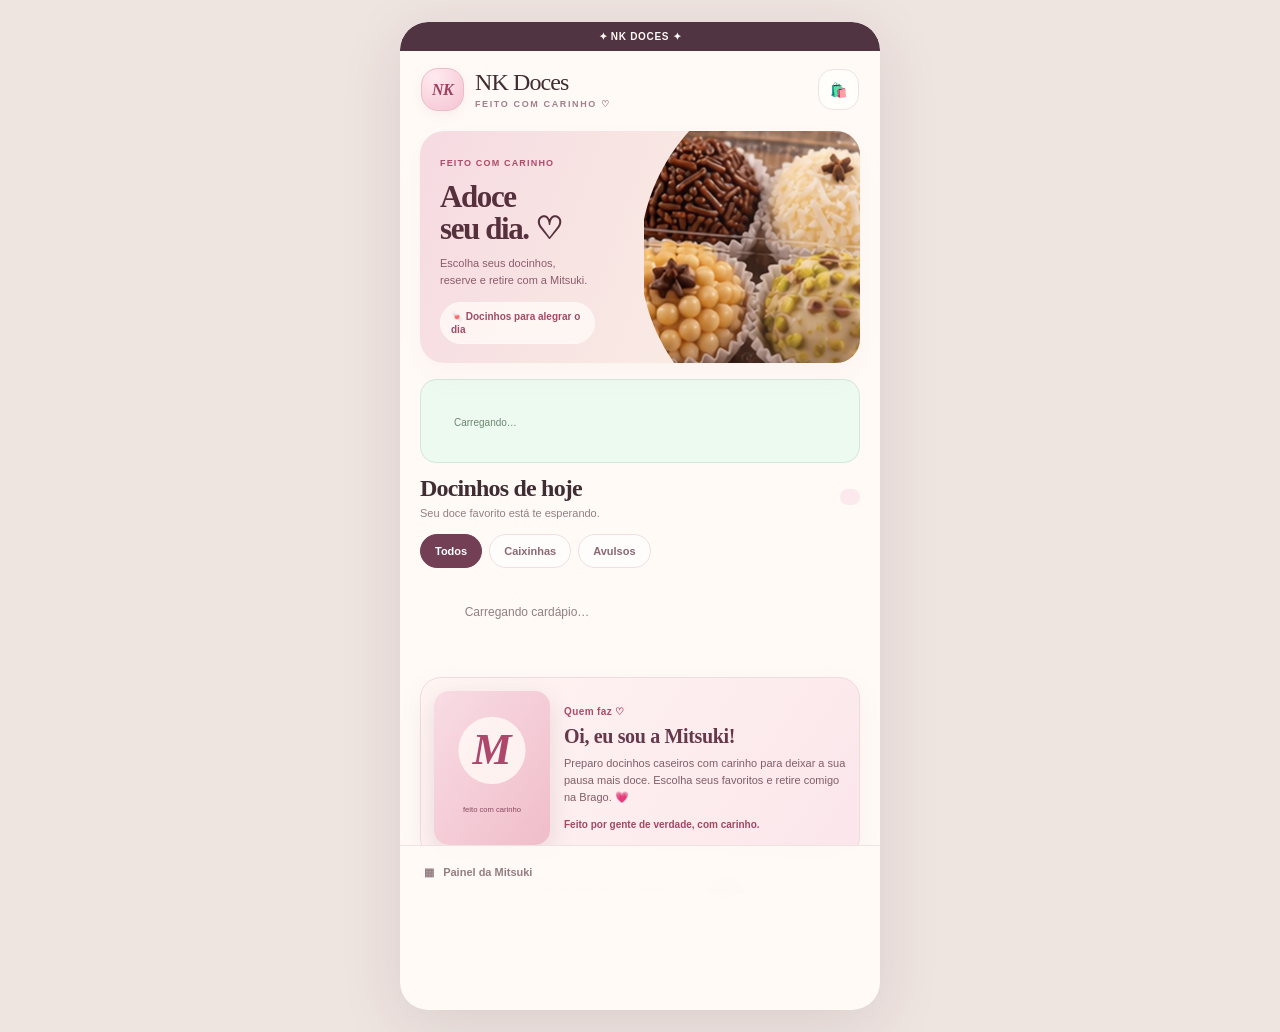
<file: index.html>
<!doctype html>
<html lang="pt-BR">
<head>
<meta charset="utf-8">
<meta name="viewport" content="width=device-width,initial-scale=1,viewport-fit=cover">
<meta name="theme-color" content="#fff9f6">
<meta name="description" content="NK Doces: caixinhas de quatro docinhos, avulsos, reserva e retirada na Brago.">
<title>NK Doces · Lojinha</title>
<link rel="stylesheet" href="css/styles.css">
</head>
<body>
<div class="shell" id="app">
  <div class="demo-strip" id="demo-strip">✦ NK DOCES ✦</div>
  <header class="top">
    <div class="brand"><div class="seal" aria-hidden="true">NK</div><div><div class="brand-name">NK Doces</div><div class="brand-tag">feito com carinho ♡</div></div></div>
    <button class="iconbtn" id="cart-head" aria-label="Abrir carrinho" title="Meu carrinho">🛍️ <span class="cart-dot hidden" id="cart-dot">0</span></button>
  </header>
  <main id="shop-view"><div class="content">
    <section class="hero" aria-label="NK Doces"><div class="hero-copy"><span class="eyebrow">feito com carinho</span><h1>Adoce<br>seu dia. ♡</h1><p>Escolha seus docinhos, reserve e retire com a Mitsuki.</p><span class="hero-stamp">🍬 Docinhos para alegrar o dia</span></div><img class="hero-photo" alt="Imagem ilustrativa de uma caixinha com quatro docinhos" src="assets/img/hero.webp"></section>
    <section class="available" id="store-status"><p class="loading-text">Carregando…</p></section>
    <div class="sect-title"><div><h2>Docinhos de hoje</h2><p>Seu doce favorito está te esperando.</p></div><span class="pill" id="items-pill"></span></div>
    <div class="seg" role="group" aria-label="Filtrar cardápio"><button data-filter="all" class="selected">Todos</button><button data-filter="boxes">Caixinhas</button><button data-filter="single">Avulsos</button></div>
    <section class="products" id="products" aria-label="Cardápio de doces"><p class="loading-text">Carregando cardápio…</p></section>
    <p class="quiet-note" id="quiet-note"></p>
    <section class="maker" aria-labelledby="maker-title">
   <img class="maker-photo" src="assets/img/maker.svg" alt="Identidade visual ilustrativa NK Doces; retrato será incluído após autorização">
   <div class="maker-copy"><span class="maker-eyebrow">Quem faz ♡</span><h2 id="maker-title">Oi, eu sou a Mitsuki!</h2>
   <p>Preparo docinhos caseiros com carinho para deixar a sua pausa mais doce. Escolha seus favoritos e retire comigo na Brago. 💗</p>
   <span class="maker-sign">Feito por gente de verdade, com carinho.</span></div>
  </section>
    <div class="foot-brand">Uma experiência doce criada com ♡ · <b>TaskZap</b></div>
  </div></main>
  <div class="selection-bar hidden" id="selection-bar"><div><strong id="selection-count"></strong><small id="selection-total"></small></div><button id="add-selection">Adicionar ao carrinho →</button></div>
  <div class="basket-bar hidden" id="basket-bar"><div><strong id="basket-count"></strong><small id="basket-total"></small></div><button id="basket-open">Ver carrinho →</button></div>
  <nav class="footer-nav" aria-label="Navegação"><a href="admin/" style="text-decoration:none"><button id="nav-admin">▦ &nbsp; Painel da Mitsuki</button></a></nav>
</div>
<div class="overlay hidden" id="overlay" role="presentation"><div class="sheet" id="sheet" role="dialog" aria-modal="true" aria-label="Detalhes do pedido"></div></div>
<div class="toast hidden" id="toast" role="status" aria-live="polite"></div>
<script type="module" src="js/store.js"></script>
</body>
</html>
</file>
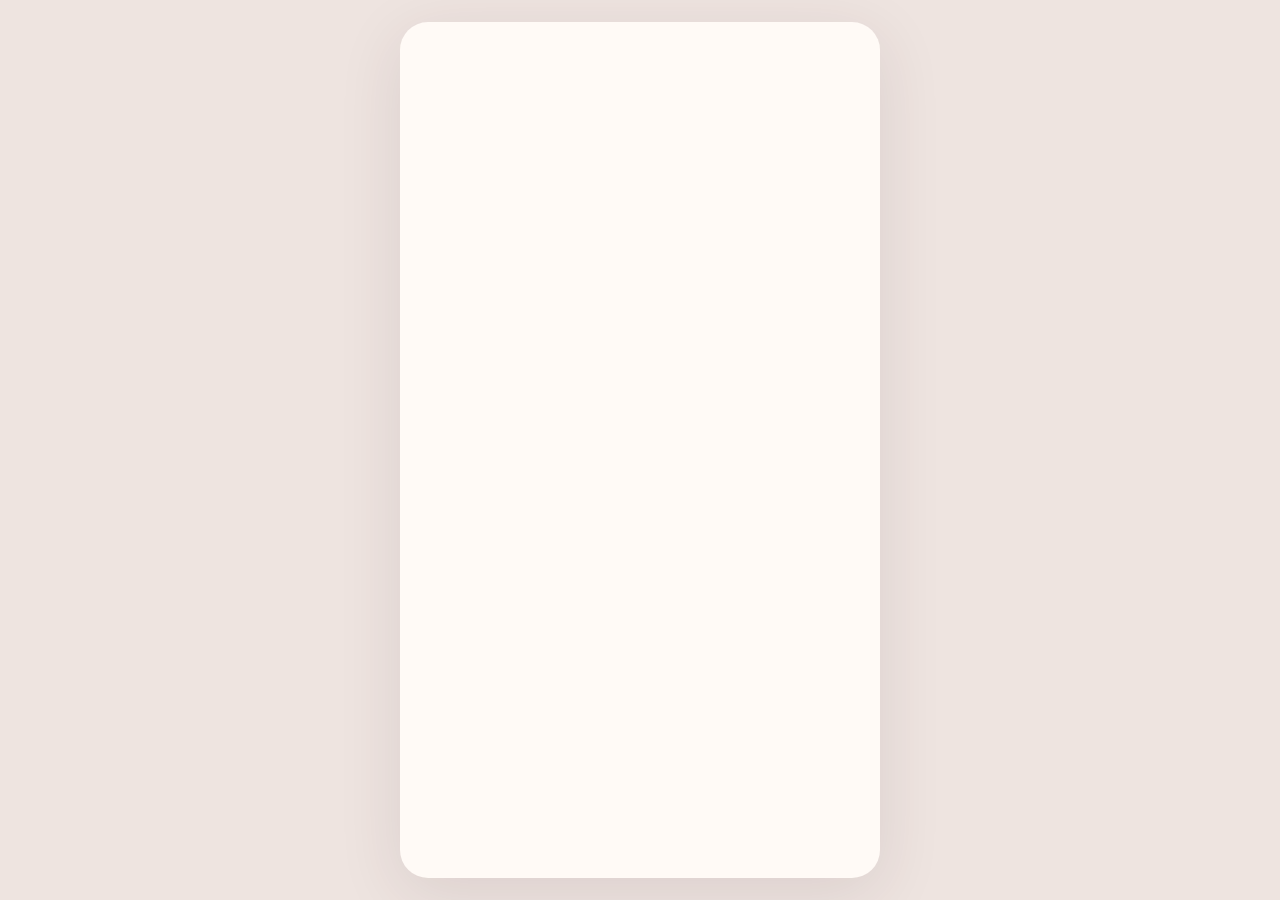
<file: admin/index.html>
<!doctype html>
<html lang="pt-BR">
<head>
<meta charset="utf-8">
<meta name="viewport" content="width=device-width,initial-scale=1,viewport-fit=cover">
<meta name="theme-color" content="#fff9f6">
<meta name="robots" content="noindex,nofollow">
<title>NK Doces · Painel</title>
<link rel="stylesheet" href="../css/styles.css">
</head>
<body>
<div class="shell" id="app">
  <div id="auth-view"></div>
  <div id="admin-view" class="hidden">
    <div class="demo-strip">✦ PAINEL NK DOCES ✦</div>
    <header class="top">
      <div class="brand"><div class="seal" aria-hidden="true">NK</div><div><div class="brand-name">Painel</div><div class="brand-tag">área restrita</div></div></div>
      <button class="iconbtn" id="logout-btn" aria-label="Sair" title="Sair">⎋</button>
    </header>
    <div class="admin-head"><div class="eyebrow">área administrativa</div><h1 id="greeting">Olá! ♡</h1><p>Abra o cardápio, ajuste seu estoque e acompanhe as reservas em um só lugar.</p></div>
    <div class="admin-body">
      <div class="admin-alert">🔒 Acesso restrito à administração da NK Doces.</div>

      <div class="stats stats-3" id="stats"></div>

      <section class="panel"><h2>Publicação da loja</h2><p class="panel-sub" id="publish-caption">Carregando…</p>
        <div class="notice" id="publish-warning">Ativar a publicação faz o cardápio ficar visível publicamente e libera reservas reais. Só ative após confirmar preços, sabores e autorização do retrato com a Mitsuki.</div>
      </section>

      <section class="panel"><div class="panel-top wrap"><div><h2 style="margin:0">Estoque do dia</h2><p class="panel-sub" style="margin:4px 0 0">Cadastre, edite e publique seus produtos.</p></div><button class="button" id="new-product-btn">+ Cadastrar produto</button></div><div id="inventory" style="margin-top:8px"></div></section>

      <section class="panel"><h2>Reservas recebidas</h2><p class="panel-sub">Marque quando o pedido for separado, retirado ou pago.</p><div id="orders"></div></section>
    </div>
  </div>
</div>
<div class="overlay hidden" id="overlay" role="presentation"><div class="sheet" id="sheet" role="dialog" aria-modal="true"></div></div>
<div class="toast hidden" id="toast" role="status" aria-live="polite"></div>
<script type="module" src="../js/admin.js"></script>
</body>
</html>
</file>
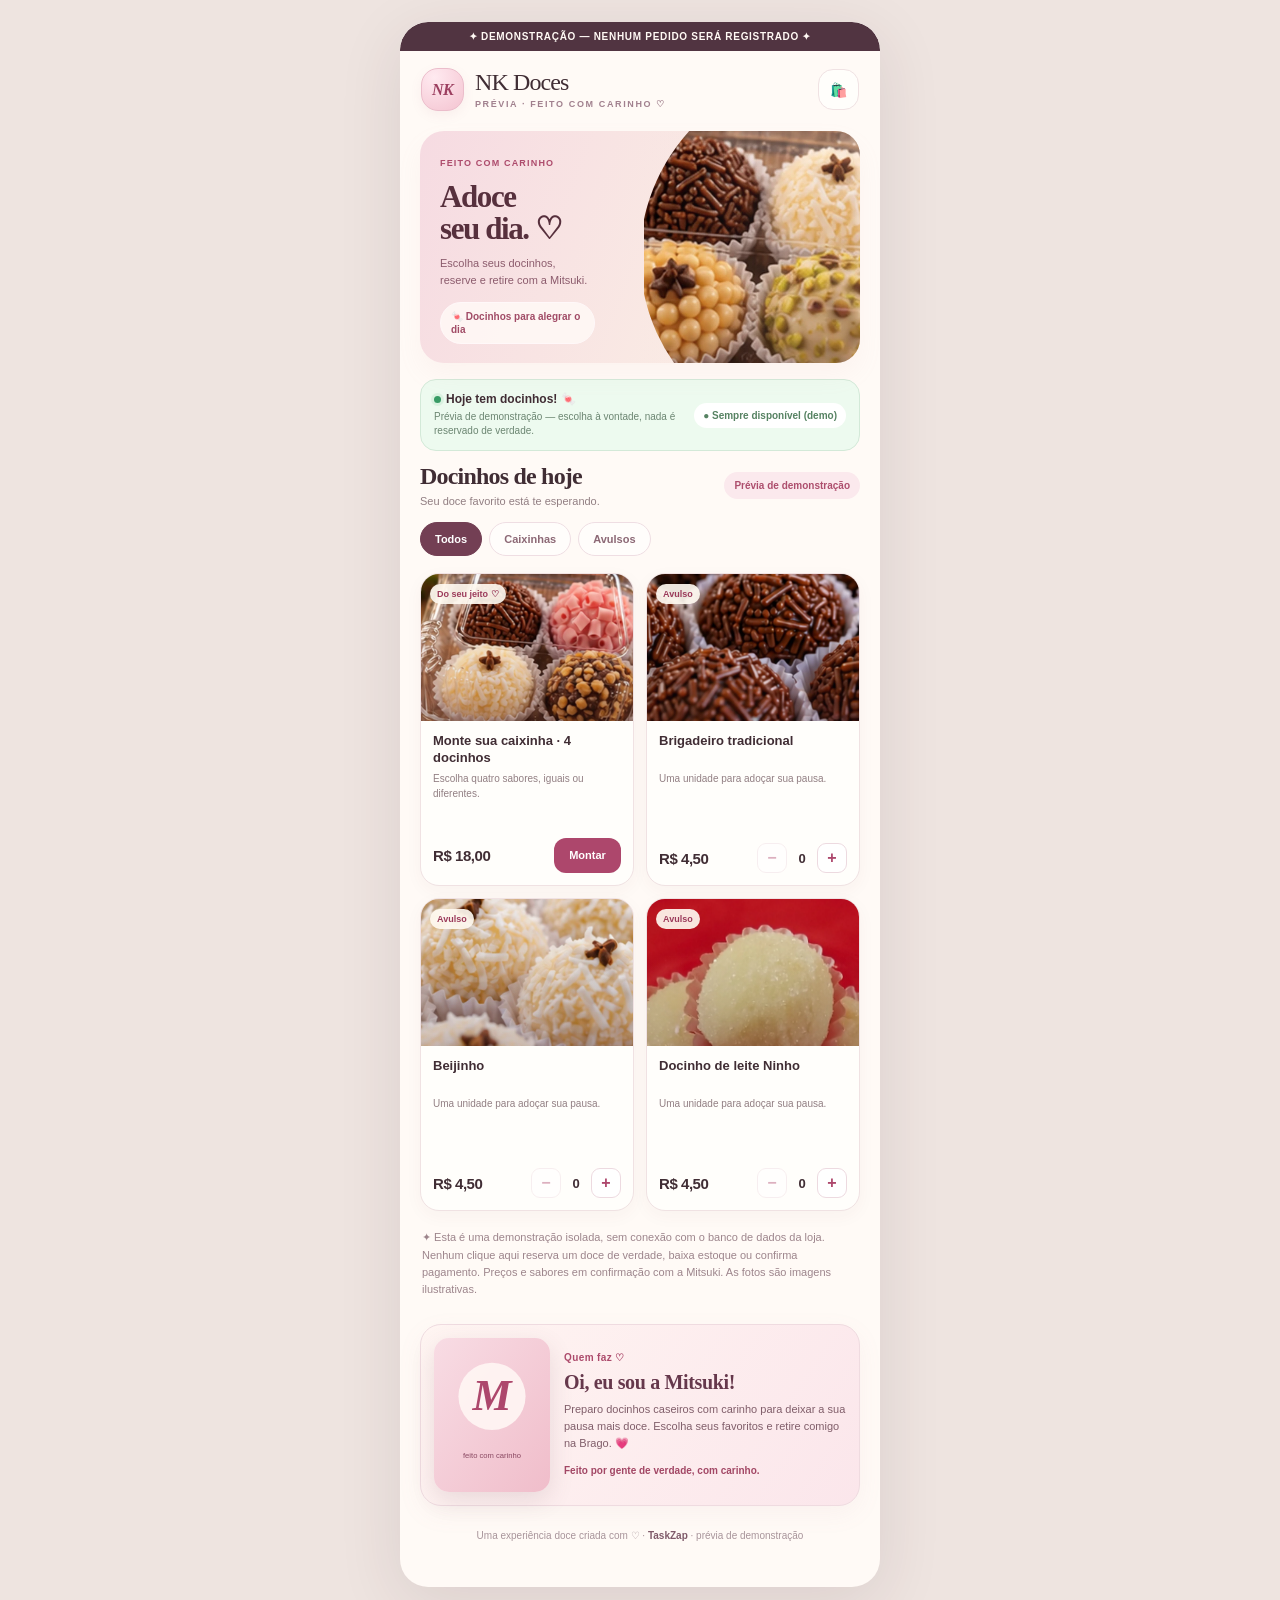
<file: demo/index.html>
<!doctype html>
<html lang="pt-BR">
<head>
<meta charset="utf-8">
<meta name="viewport" content="width=device-width,initial-scale=1,viewport-fit=cover">
<meta name="theme-color" content="#fff9f6">
<meta name="robots" content="noindex,nofollow">
<meta name="description" content="NK Doces: prévia de demonstração da vitrine. Nenhum pedido feito aqui é real.">
<title>NK Doces · Prévia de demonstração</title>
<link rel="stylesheet" href="../css/styles.css">
<style>/* Sem footer-nav nesta prévia (sem link para o painel real) */ .basket-bar{bottom:12px}</style>
</head>
<body>
<div class="shell" id="app" style="padding-bottom:28px">
  <div class="demo-strip" id="demo-strip">✦ DEMONSTRAÇÃO — NENHUM PEDIDO SERÁ REGISTRADO ✦</div>
  <header class="top">
    <div class="brand"><div class="seal" aria-hidden="true">NK</div><div><div class="brand-name">NK Doces</div><div class="brand-tag">prévia · feito com carinho ♡</div></div></div>
    <button class="iconbtn" id="cart-head" aria-label="Abrir carrinho" title="Meu carrinho">🛍️ <span class="cart-dot hidden" id="cart-dot">0</span></button>
  </header>
  <main id="shop-view"><div class="content">
    <section class="hero" aria-label="NK Doces"><div class="hero-copy"><span class="eyebrow">feito com carinho</span><h1>Adoce<br>seu dia. ♡</h1><p>Escolha seus docinhos, reserve e retire com a Mitsuki.</p><span class="hero-stamp">🍬 Docinhos para alegrar o dia</span></div><img class="hero-photo" alt="Imagem ilustrativa de uma caixinha com quatro docinhos" src="../assets/img/hero.webp"></section>
    <section class="available" id="store-status"></section>
    <div class="sect-title"><div><h2>Docinhos de hoje</h2><p>Seu doce favorito está te esperando.</p></div><span class="pill" id="items-pill">Prévia de demonstração</span></div>
    <div class="seg" role="group" aria-label="Filtrar cardápio"><button data-filter="all" class="selected">Todos</button><button data-filter="boxes">Caixinhas</button><button data-filter="single">Avulsos</button></div>
    <section class="products" id="products" aria-label="Cardápio de doces"></section>
    <p class="quiet-note" id="quiet-note">✦ Esta é uma demonstração isolada, sem conexão com o banco de dados da loja. Nenhum clique aqui reserva um doce de verdade, baixa estoque ou confirma pagamento. Preços e sabores em confirmação com a Mitsuki. As fotos são imagens ilustrativas.</p>
    <section class="maker" aria-labelledby="maker-title">
   <img class="maker-photo" src="../assets/img/maker.svg" alt="Identidade visual ilustrativa NK Doces; retrato será incluído após autorização">
   <div class="maker-copy"><span class="maker-eyebrow">Quem faz ♡</span><h2 id="maker-title">Oi, eu sou a Mitsuki!</h2>
   <p>Preparo docinhos caseiros com carinho para deixar a sua pausa mais doce. Escolha seus favoritos e retire comigo na Brago. 💗</p>
   <span class="maker-sign">Feito por gente de verdade, com carinho.</span></div>
  </section>
    <div class="foot-brand">Uma experiência doce criada com ♡ · <b>TaskZap</b> · prévia de demonstração</div>
  </div></main>
  <div class="selection-bar hidden" id="selection-bar"><div><strong id="selection-count"></strong><small id="selection-total"></small></div><button id="add-selection">Adicionar ao carrinho →</button></div>
  <div class="basket-bar hidden" id="basket-bar"><div><strong id="basket-count"></strong><small id="basket-total"></small></div><button id="basket-open">Ver carrinho →</button></div>
</div>
<div class="overlay hidden" id="overlay" role="presentation"><div class="sheet" id="sheet" role="dialog" aria-modal="true" aria-label="Detalhes do pedido"></div></div>
<div class="toast hidden" id="toast" role="status" aria-live="polite"></div>
<script type="module" src="js/demo-store.js"></script>
</body>
</html>
</file>
<file: css/styles.css>
:root{--rose:#ad476c;--rose2:#d87591;--rose-pale:#f9e7eb;--cream:#fffaf6;--paper:#fffefb;--ink:#402d34;--muted:#927f83;--line:#f0e2e3;--mint:#e5f3e9;--green:#26764d;--amber:#a66d2a;--shadow:0 12px 45px #54313a13;--r:19px}
*{box-sizing:border-box;min-width:0}html{background:#eee4e0;overflow-x:hidden}body{margin:0;overflow-x:hidden;overflow-wrap:anywhere;font-family:ui-sans-serif,-apple-system,BlinkMacSystemFont,"Segoe UI",Arial,sans-serif;color:var(--ink);background:#eee4e0;font-size:14px}button,input,textarea,select{font:inherit}button{cursor:pointer;-webkit-tap-highlight-color:transparent}button:disabled{opacity:.42;cursor:not-allowed}button:focus-visible,input:focus-visible,textarea:focus-visible,select:focus-visible{outline:3px solid #d978a26b;outline-offset:2px}h1,h2,h3,p{margin-top:0}h1,h2,.serif{font-family:Georgia,"Times New Roman",serif}small{font-size:11px}svg{flex-shrink:0}.shell{width:min(100%,480px);margin:0 auto;min-height:100dvh;background:var(--cream);box-shadow:0 15px 65px #41242b1c;position:relative;padding-bottom:98px}.demo-strip{background:#513441;color:#fff9f4;padding:9px 20px;text-align:center;font-weight:700;letter-spacing:.07em;font-size:10px}.top{display:flex;align-items:center;justify-content:space-between;padding:17px 21px 13px;gap:10px}.brand{display:flex;gap:11px;align-items:center;min-width:0}.seal{width:43px;height:43px;border-radius:17px;display:grid;place-items:center;background:radial-gradient(circle at 30% 20%,#ffeaf0,#f4c4d1);border:1px solid #ebbdcb;color:#9c3f60;box-shadow:0 4px 12px #b4607d14;font:800 italic 16px Georgia,serif;letter-spacing:-.5px;flex-shrink:0}.brand-name{font:24px/1.05 Georgia,serif;letter-spacing:-.9px}.brand-tag{font-size:9px;letter-spacing:.18em;text-transform:uppercase;color:#a1808e;margin-top:4px;font-weight:800}.iconbtn{border:1px solid var(--line);background:var(--paper);height:41px;min-width:41px;border-radius:15px;display:grid;place-items:center;color:var(--rose);position:relative}.cart-dot{position:absolute;top:-5px;right:-4px;border:2px solid var(--cream);background:var(--rose);color:white;min-width:19px;height:19px;padding:0 3px;border-radius:20px;font-size:10px;font-weight:800;display:grid;place-items:center}.content{padding:0 20px}.hero{background:linear-gradient(110deg,#f6dbe2 0%,#faece4 72%);border-radius:24px;margin:7px 0 16px;min-height:215px;display:flex;position:relative;overflow:hidden;box-shadow:0 12px 25px #d6a6ae15}.hero-copy{z-index:1;position:relative;width:55%;padding:22px 0 19px 20px}.eyebrow{font-size:9px;font-weight:900;letter-spacing:.13em;text-transform:uppercase;color:#ad4b6c}.hero h1{font-size:31px;line-height:1.04;letter-spacing:-1.4px;margin:12px 0 10px;color:#57303d}.hero p{max-width:155px;font-size:11px;line-height:1.5;color:#8c5c6d;margin:0}.hero-photo{width:49%;height:100%;position:absolute;right:0;top:0;object-fit:cover;object-position:center center;clip-path:ellipse(100% 85% at 98% 54%);filter:saturate(.82) contrast(1.03)}.hero:after{content:"";position:absolute;inset:0;background:linear-gradient(90deg,transparent 50%,#f4dbe120);pointer-events:none}.hero-stamp{position:relative;display:inline-flex;background:#fff9f6d9;border:1px solid #fff8f9;color:#a14b66;padding:7px 10px;border-radius:99px;font-size:10px;font-weight:800;margin-top:14px;max-width:155px;line-height:1.3}.available{display:flex;align-items:center;justify-content:space-between;border:1px solid #d3e9d8;background:#edfaef;border-radius:16px;padding:12px 13px;gap:8px;margin-bottom:12px}.available.closed{border-color:#e9dadd;background:#f5ecee}.available strong{display:block;font-size:12px}.available p{font-size:10px;line-height:1.4;color:#6c8672;margin:4px 0 0}.available.closed p{color:#927985}.green-dot{display:inline-block;width:7px;height:7px;margin-right:5px;background:#389b65;border-radius:50%;box-shadow:0 0 0 3px #49ad6b1d}.closed .green-dot{background:#ad8590;box-shadow:none}.badge{background:#fff;border-radius:99px;padding:7px 9px;font-size:10px;color:#568262;font-weight:800;flex-shrink:0}.available.closed .badge{color:#946a78}.pickup{display:flex;align-items:flex-start;gap:8px;margin:2px 3px 24px;color:#826d75;font-size:11px;line-height:1.4}.pickup b{color:#654451}.sect-title{display:flex;align-items:center;justify-content:space-between;gap:10px;margin-bottom:12px}.sect-title h2{font-size:24px;letter-spacing:-.8px;margin:0}.sect-title p{font-size:11px;color:var(--muted);margin:5px 0 0}.pill{font-size:10px;font-weight:800;color:#ad4e6d;background:#fbe9ed;border-radius:99px;padding:8px 10px;white-space:nowrap}.seg{display:flex;gap:7px;overflow-x:auto;scrollbar-width:none;margin:15px 0 17px}.seg::-webkit-scrollbar{display:none}.seg button{border:1px solid #efdee3;border-radius:99px;background:#fffdfb;color:#8c6875;font-size:11px;font-weight:800;padding:10px 14px;white-space:nowrap}.seg button.selected{background:#733f54;color:#fff;border-color:#733f54}.products{display:grid;grid-template-columns:repeat(2,minmax(0,1fr));gap:12px}.product{overflow:hidden;background:var(--paper);border:1px solid var(--line);border-radius:19px;box-shadow:0 5px 18px #64323a0a;min-width:0}.product-img{height:147px;position:relative;display:grid;place-items:center;overflow:hidden;background:linear-gradient(135deg,#f9e0e5,#ffefe9)}.product-img img{width:100%;height:100%;object-fit:cover;object-position:center}
.product-img img.sweet-photo{position:absolute;inset:0;width:100%;height:100%;object-fit:cover;object-position:center;z-index:1}
.product-img .sweet-art{position:absolute}
.product-img .photo-overlay{z-index:2;background:linear-gradient(0deg,#4121282b,transparent 65%)}
.product-ribbon{z-index:3}
.flavor-pic{width:43px;height:43px;display:inline-grid;place-items:center;overflow:hidden;border-radius:13px;background:#f7e6e4;margin-right:9px;vertical-align:middle;position:relative;flex-shrink:0;font-size:20px}
.flavor-pic img{position:absolute;inset:0;width:100%;height:100%;object-fit:cover}
.flavor{display:flex;align-items:center;flex-wrap:wrap;gap:0}
.flavor small{width:100%;margin-left:52px}
.photo-credits{padding:10px 12px;background:#fffefb;border:1px solid var(--line);border-radius:12px;margin-top:10px;color:#876c75;font-size:10px;line-height:1.6}
.photo-credits summary{cursor:pointer;font-weight:800;color:#8b4b66}
.photo-credits a{color:#974b69;text-underline-offset:2px}
.photo-overlay{position:absolute;inset:0;background:linear-gradient(0deg,#492b301c,transparent 60%);pointer-events:none}.product-img.tint{background:radial-gradient(circle at 40% 20%,#fff1e6,#efd6cb 80%)}.sweet-art{width:81px;height:81px;border-radius:50%;display:grid;place-items:center;background:radial-gradient(circle at 25% 23%,#ffe6bf,var(--sweet,#9d5f45) 69%,#6a3b2f);box-shadow:inset -7px -10px 16px #3d242738,0 13px 15px #492d2927;color:#fff5e8;font-size:27px;text-shadow:0 2px 4px #4828204d;transform:rotate(-12deg)}.product-ribbon{position:absolute;top:10px;left:9px;font-size:9px;font-weight:900;color:#9b3a5a;padding:5px 7px;background:#fffaf1e9;border-radius:99px}.product-main{padding:12px}.product h3{font-size:13px;min-height:34px;line-height:1.24;margin:0 0 5px}.product-desc{font-size:10px;line-height:1.42;color:var(--muted);min-height:29px;margin:0 0 8px}.stock{font-size:10px;color:var(--green);font-weight:700;min-height:15px;margin-bottom:11px}.stock.low{color:var(--amber)}.stock.out{color:#a67a83}.product-foot{display:flex;align-items:center;justify-content:space-between;gap:6px}.price{font-size:15px;font-weight:900;letter-spacing:-.45px;white-space:nowrap}.addbtn{border:0;min-width:35px;height:35px;padding:0 10px;border-radius:12px;background:var(--rose);color:#fff;font-size:21px;font-weight:700;line-height:1}.addbtn.build{font-size:11px;min-width:67px}.quiet-note{font-size:11px;line-height:1.55;color:#9d858c;margin:18px 2px 9px}.foot-brand{margin:24px 0 8px;text-align:center;color:#a8949a;font-size:10px}.foot-brand b{color:#7f5a69}.footer-nav{position:fixed;bottom:0;left:50%;transform:translateX(-50%);width:min(100%,480px);padding:10px 16px max(11px,env(safe-area-inset-bottom));display:grid;grid-template-columns:repeat(2,minmax(0,1fr));gap:8px;background:#fffaf6f2;border-top:1px solid var(--line);backdrop-filter:blur(12px);z-index:5}.footer-nav button{border:0;background:transparent;color:#947e83;border-radius:12px;font-weight:800;font-size:11px;padding:10px 8px}.footer-nav button.active{background:#fae5eb;color:#a74266}.basket-bar{position:sticky;bottom:91px;z-index:4;background:#543647;color:white;margin:18px 20px 0;padding:13px 14px;border-radius:16px;box-shadow:0 12px 30px #5832423d;display:flex;align-items:center;gap:10px;justify-content:space-between}.basket-bar strong{display:block;font-size:12px}.basket-bar small{display:block;font-size:10px;color:#f9d9e6;margin-top:4px}.basket-bar button{border:0;background:white;color:#6f3852;font-size:11px;font-weight:900;border-radius:10px;padding:10px 13px}.hidden{display:none!important}.admin-head{padding:12px 20px 7px}.admin-head .eyebrow{margin-bottom:8px}.admin-head h1{font-size:28px;letter-spacing:-.7px;margin:0 0 7px}.admin-head p{color:var(--muted);font-size:12px;line-height:1.6}.admin-body{padding:0 20px}.admin-alert{background:#fff0e4;color:#946139;border:1px solid #f5dec9;border-radius:13px;padding:11px 12px;font-size:11px;line-height:1.5;margin:8px 0 15px}.panel{background:var(--paper);border:1px solid var(--line);border-radius:18px;padding:15px;margin-bottom:12px}.panel h2{font-size:18px;letter-spacing:-.3px;margin:0 0 11px}.panel-sub{color:var(--muted);font-size:11px;line-height:1.5;margin:-3px 0 11px}.panel-top{display:flex;align-items:center;justify-content:space-between;gap:8px}.panel-top strong{font-size:13px}.panel-top p{color:var(--muted);font-size:11px;margin:4px 0 0}.switch{height:31px;width:53px;border:0;border-radius:99px;background:#cbbbca;position:relative;flex-shrink:0}.switch.on{background:#319464}.switch:after{content:"";position:absolute;top:4px;left:4px;width:23px;height:23px;background:white;border-radius:50%;transition:transform .15s}.switch.on:after{transform:translateX(22px)}.stats{display:grid;grid-template-columns:repeat(2,minmax(0,1fr));gap:10px;margin-bottom:12px}.stat{padding:14px 12px;border:1px solid #f3dfe4;background:#fff0f2;border-radius:16px}.stat small{color:#936a7d;display:block}.stat strong{font-size:23px;letter-spacing:-.7px;display:block;margin-top:5px}.field{display:flex;flex-direction:column;gap:6px;font-size:11px;font-weight:800;color:#795e68;margin-bottom:10px}.field input,.field textarea,.field select{display:block;min-width:0;width:100%;padding:12px 12px;background:#fffaf9;color:var(--ink);border:1px solid #ead4dc;border-radius:12px;font-weight:500;outline:none}.field textarea{min-height:65px;resize:vertical}.hint{font-size:10px;line-height:1.5;color:#97838a;margin:5px 0 0}.button{border:0;border-radius:12px;background:var(--rose);color:white;padding:12px 15px;font-size:12px;font-weight:850}.button.full{width:100%}.button.ghost{color:#944d68;background:#fff;border:1px solid #efdae0}.button.danger{color:#aa4e58;background:#fff0f0;border:1px solid #efd7da}.button.whatsapp{background:#25d366;color:#0b3d21}.button.whatsapp:disabled{background:#cfe9d8;color:#6d8a78}.confirm-actions{display:flex;flex-direction:column;gap:10px;margin:16px 0}.confirm-help{font-size:10.5px;line-height:1.55;color:#9d858c;margin:2px 2px 0}.mini-row{display:flex;align-items:center;justify-content:space-between;gap:10px;border-top:1px solid var(--line);padding:12px 0}.mini-row:last-child{padding-bottom:0}.mini-row strong{font-size:12px;display:block;line-height:1.4}.mini-row small{color:var(--muted);font-size:10px;display:block;margin-top:3px}.edit-btn{border:1px solid #efd5df;background:#fff6f8;color:#9e4c6d;font-weight:800;border-radius:10px;padding:8px 10px;font-size:10px;white-space:nowrap;flex-shrink:0}.mini-row>div:first-child{flex:1;min-width:0}.order-card{border-top:1px solid var(--line);padding:13px 0}.order-card:first-of-type{border-top:0}.order-top{display:flex;justify-content:space-between;gap:10px;align-items:start}.order-top>div:first-child{flex:1;min-width:0}.order-top strong{font-size:12px}.order-top>strong{white-space:nowrap;flex-shrink:0}.order-top small{color:var(--muted);display:block;line-height:1.6;margin-top:4px}.order-items{font-size:11px;line-height:1.6;color:#755d67;margin:9px 0}.order-grid{display:grid;grid-template-columns:repeat(2,minmax(0,1fr));gap:8px;margin-top:9px}.order-grid select{width:100%;border-radius:10px;border:1px solid #eed9df;background:#fff9fa;padding:10px 8px;font-size:11px;color:var(--ink)}.paid-toggle{border:1px solid #ebd6dc;background:#fff7f9;color:#945168;border-radius:10px;padding:10px 8px;font-size:11px;font-weight:800}.paid-toggle.yes{color:#286e48;background:#e7f6eb;border-color:#c7e9d1}.blank{text-align:center;color:#9b838b;border:1px dashed #eacfd8;border-radius:15px;padding:24px 17px;font-size:12px;line-height:1.6}.overlay{position:fixed;inset:0;background:#321d2b9e;z-index:20;display:flex;align-items:flex-end;justify-content:center;padding:8px}.sheet{width:min(100%,480px);max-height:94dvh;overflow-y:auto;overscroll-behavior:contain;background:var(--cream);border-radius:26px 26px 18px 18px;padding:21px 19px calc(22px + env(safe-area-inset-bottom));box-shadow:0 20px 60px #311c2849}.sheet-handle{height:4px;width:44px;background:#e6cfd6;border-radius:99px;margin:-8px auto 19px}.sheet-head{display:flex;justify-content:space-between;gap:12px;align-items:center;margin-bottom:15px}.sheet-head h2{font-size:23px;letter-spacing:-.5px;margin:0}.close{width:34px;height:34px;border:0;border-radius:50%;background:#f4e5e9;color:#aa5b78;font-size:22px;line-height:1}.pick-box{background:#fff;border:1px solid #f0dce2;border-radius:15px;padding:13px;margin-bottom:13px}.slot-label{font-size:10px;font-weight:900;color:#a05a71;letter-spacing:.07em;text-transform:uppercase;margin-bottom:10px}.slots{display:flex;gap:8px}.slot{flex:1;min-width:0;padding:12px 8px;border:1px dashed #e5bdc9;border-radius:12px;background:#fff9fa;font-size:11px;font-weight:800;color:#8d6a78}.slot.active{border:1px solid var(--rose);background:#f9e4eb;color:#933a60}.flavor-grid{display:grid;grid-template-columns:repeat(2,minmax(0,1fr));gap:8px;margin-bottom:13px}.flavor{border:1px solid #eed9df;background:#fffdfa;color:#694a58;border-radius:12px;padding:12px 8px;text-align:left;font-size:11px;font-weight:800;line-height:1.5}.flavor small{display:block;font-weight:500;color:var(--muted);margin-top:3px}.flavor:disabled{opacity:.36}.flavor strong{font-size:15px;margin-right:4px}.cart-item{display:flex;align-items:center;justify-content:space-between;gap:10px;border-bottom:1px solid var(--line);padding:12px 0}.cart-item strong{font-size:12px;display:block}.cart-item small{display:block;color:var(--muted);margin-top:5px}.stepper{display:flex;align-items:center;gap:9px;flex-shrink:0}.stepper button{width:30px;height:30px;border:1px solid #eddae0;border-radius:9px;background:#fff;color:var(--rose);font-size:17px}.stepper b{font-size:12px}.sumline{display:flex;align-items:center;justify-content:space-between;margin:14px 0 16px}.sumline strong{font-size:22px}.notice{background:#fff0df;color:#8e642e;padding:11px 12px;border-radius:12px;font-size:11px;line-height:1.55;margin:9px 0 14px}.confirm-head{text-align:center}.confirm-icon{width:70px;height:70px;border-radius:50%;display:grid;place-items:center;font-size:31px;background:#fbe1e9;margin:8px auto 13px}.confirm-head h2{font-size:27px;margin:0 0 9px}.confirm-head p{font-size:12px;color:var(--muted);line-height:1.55}.receipt{white-space:pre-wrap;overflow-wrap:anywhere;line-height:1.8;font-size:12px;border:1px dashed #e8cbd5;border-radius:14px;background:white;padding:15px;margin:16px 0}.toast{position:fixed;left:50%;transform:translateX(-50%);bottom:105px;width:min(calc(100% - 35px),430px);z-index:50;padding:12px 15px;background:#4f3142;color:white;box-shadow:0 12px 30px #34202845;border-radius:13px;text-align:center;font-size:12px;font-weight:700}.extra{font-size:11px;color:var(--muted);line-height:1.55}.divider{height:1px;background:var(--line);margin:15px 0}.no-scroll{overflow:hidden}#shop-view,#admin-view{padding-bottom:10px}@media(min-width:600px){.shell{margin:22px auto;min-height:calc(100dvh - 44px);border-radius:28px;overflow:hidden}.footer-nav{bottom:0}.overlay{align-items:center}.sheet{border-radius:25px}.demo-strip{border-radius:28px 28px 0 0}}@media(max-width:360px){.content,.admin-body{padding-left:14px;padding-right:14px}.top{padding-left:14px;padding-right:14px}.hero-copy{padding-left:16px}.hero h1{font-size:28px}.price{font-size:14px}.product-main{padding:10px}}

/* Doces Mitsuki v3: brand portrait, accurate 4-piece presentation, stock count kept private */
.product{display:flex;flex-direction:column}
.product-main{display:flex;flex-direction:column;flex:1;min-height:164px}
.product-foot{margin-top:auto}
.product .stock:empty{display:none}
.product .stock.out{min-height:0;margin:0 0 8px;font-weight:850}
.product .stock{min-height:0;margin:0 0 8px}
.product-img img{transition:transform .24s ease}
@media(hover:hover){.product:hover .product-img img{transform:scale(1.035)}}
.maker{display:grid;grid-template-columns:116px 1fr;align-items:center;gap:14px;margin:26px 0 18px;padding:13px;background:linear-gradient(125deg,#fff5f2,#fbe6eb);border:1px solid #efdbe0;border-radius:21px;box-shadow:0 8px 26px #b4788c11}
.maker-photo{width:116px;height:154px;object-fit:cover;object-position:center 22%;border-radius:15px;box-shadow:0 8px 24px #67465324}
.maker-copy{min-width:0}.maker-eyebrow{display:block;font-size:10px;color:#ac4a6b;font-weight:850;letter-spacing:.04em;margin-bottom:8px}
.maker-copy h2{font-family:Georgia,'Times New Roman',serif;font-size:20px;letter-spacing:-.35px;line-height:1.12;margin:0 0 8px;color:#66384c}
.maker-copy p{font-size:11px;line-height:1.55;color:#805e6a;margin:0 0 9px}.maker-sign{font-size:10px;font-weight:850;color:#a24765}
@media(max-width:360px){.maker{grid-template-columns:98px 1fr;gap:10px;padding:10px}.maker-photo{width:98px;height:146px}.maker-copy h2{font-size:18px}.maker-copy p{font-size:10px}}
@media(prefers-reduced-motion:reduce){.product-img img{transition:none}}

/* Admin auth screen (new, real Supabase Auth login) */
.auth-screen{padding:40px 20px;display:flex;flex-direction:column;gap:14px;min-height:100dvh;justify-content:center}
.auth-screen h1{font-size:26px;margin:0 0 4px}
.auth-screen p{color:var(--muted);font-size:12px;line-height:1.6;margin:0 0 8px}
.error-text{color:#aa4e58;font-size:11px;line-height:1.5;margin:6px 0 0}
.loading-text{color:var(--muted);font-size:12px;text-align:center;padding:20px}

/* Painel: botão "+ Cadastrar produto" sempre numa linha própria, largura
   cheia — evita corte/aperto lateral em telas estreitas, com respiro para
   o título ao lado. */
.panel-top.wrap{flex-wrap:wrap;row-gap:12px}
.panel-top.wrap > button{flex:1 1 100%}

/* Painel: botões Ocultar/Editar com largura, altura e espaçamento
   consistentes, sem espremer nome/preço/estoque do produto. */
.mini-row{flex-wrap:wrap}
.mini-row-actions{flex-direction:row;flex-basis:100%;justify-content:flex-end;gap:8px;margin-top:4px}
.mini-row-actions .edit-btn{flex:1 1 0;min-width:88px;max-width:130px;text-align:center;padding:10px 8px;font-size:11px}
@media(min-width:480px){
  .mini-row{flex-wrap:nowrap}
  .mini-row-actions{flex-basis:auto;margin-top:0;justify-content:flex-end}
  .mini-row-actions .edit-btn{flex:0 0 auto}
}

/* Estatísticas: grade de 3 cards, equilibrada em qualquer largura. */
.stats.stats-3{grid-template-columns:repeat(2,minmax(0,1fr))}
.stats.stats-3 .stat:last-child{grid-column:1/-1}
@media(min-width:400px){
  .stats.stats-3{grid-template-columns:repeat(3,minmax(0,1fr))}
  .stats.stats-3 .stat:last-child{grid-column:auto}
}

/* Admin product CRUD (create/edit/photo upload) */
.mini-row{align-items:flex-start}
.mini-row-media{flex-shrink:0}
.inv-thumb{width:46px;height:46px;border-radius:12px;object-fit:cover;background:#f7e6e4;display:block}
.inv-thumb-empty{display:grid;place-items:center;font-size:20px;color:#b98494}
.status-pill{display:inline-block;font-size:9px;font-weight:850;border-radius:99px;padding:3px 8px;margin-top:5px}
.status-pill.on{background:#e7f6eb;color:#286e48}
.status-pill.off{background:#f4e9eb;color:#8c6a74}
.photo-field{display:flex;gap:12px;align-items:center;margin-bottom:10px}
.photo-preview{width:64px;height:64px;border-radius:14px;object-fit:cover;background:#f7e6e4;flex-shrink:0}
.photo-preview-empty{display:grid;place-items:center;font-size:26px;color:#b98494}
.photo-field .field{margin-bottom:0}
.photo-field .field span{display:block;margin-bottom:4px}
.img-placeholder{font-size:34px;opacity:.55;z-index:1}

/* Seletor de quantidade pendente na vitrine + barra "Adicionar seleção" */
.qty-stepper{display:flex;align-items:center;gap:8px;flex-shrink:0}
.qty-stepper button{width:30px;height:30px;border:1px solid #eddae0;border-radius:9px;background:#fff;color:var(--rose);font-size:16px;font-weight:800;line-height:1}
.qty-stepper b{font-size:13px;min-width:14px;text-align:center}
.selection-bar{position:sticky;bottom:91px;z-index:4;background:var(--rose);color:white;margin:18px 20px 0;padding:13px 14px;border-radius:16px;box-shadow:0 12px 30px #ad476c3d;display:flex;align-items:center;gap:10px;justify-content:space-between}
.selection-bar strong{display:block;font-size:12px}
.selection-bar small{display:block;font-size:10px;color:#ffe3ec;margin-top:4px}
.selection-bar button{border:0;background:white;color:#9c3f60;font-size:11px;font-weight:900;border-radius:10px;padding:10px 13px;white-space:nowrap}
</file>
